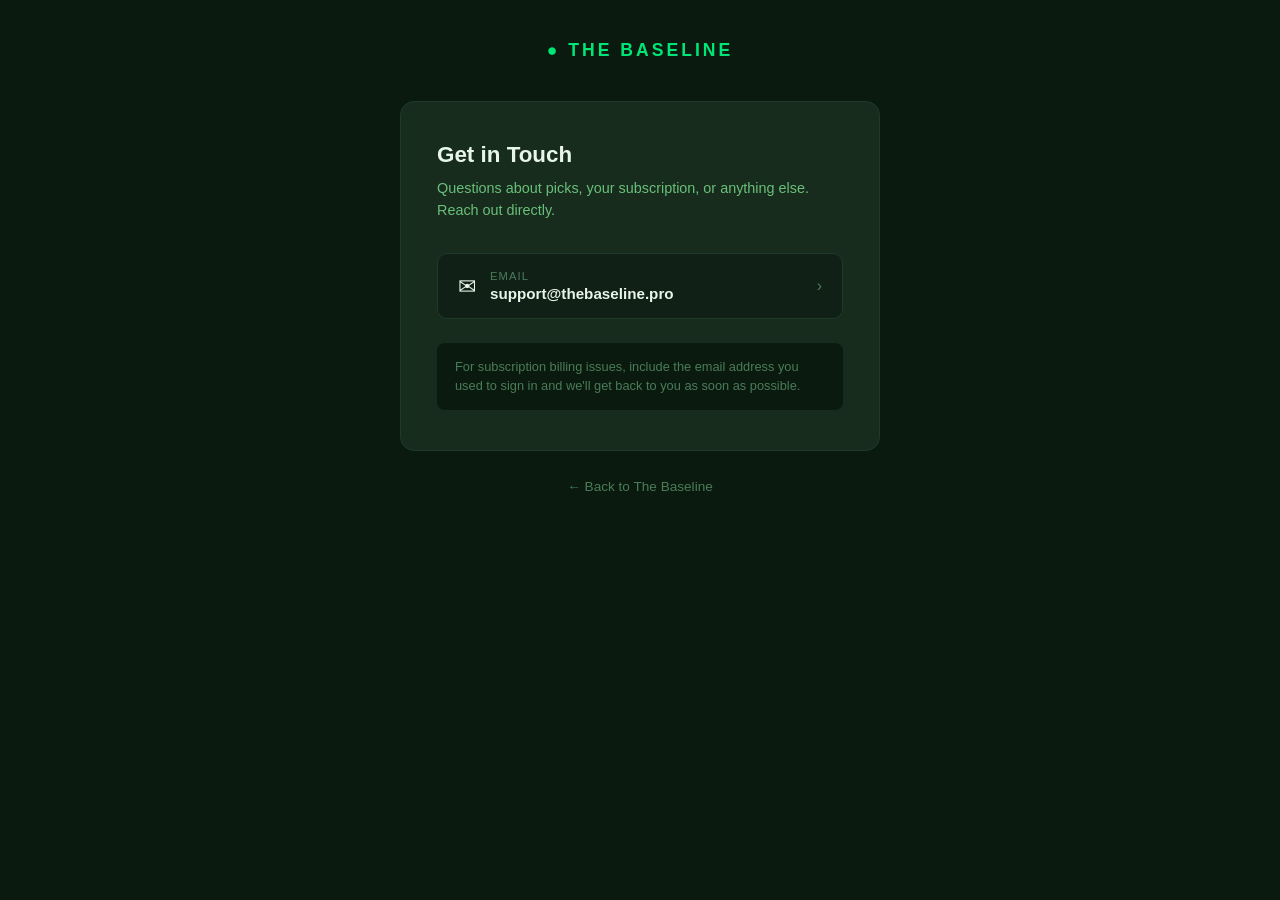
<file: contact.html>
<!DOCTYPE html>
<html lang="en">
<head>
  <meta charset="UTF-8">
  <meta name="viewport" content="width=device-width, initial-scale=1.0">
  <title>Contact | The Baseline</title>
  <style>
    *, *::before, *::after { box-sizing: border-box; margin: 0; padding: 0; }
    body {
      font-family: -apple-system, BlinkMacSystemFont, 'Segoe UI', Roboto, sans-serif;
      background: #0a1a0e;
      color: #e8f5e9;
      min-height: 100vh;
      display: flex;
      flex-direction: column;
      align-items: center;
      padding: 40px 20px;
    }
    .brand {
      color: #00e676;
      font-size: 1.1rem;
      font-weight: 900;
      letter-spacing: 3px;
      text-decoration: none;
      margin-bottom: 40px;
      display: block;
    }
    .card {
      background: #172c1c;
      border: 1px solid #1f3a28;
      border-radius: 14px;
      padding: 40px 36px;
      max-width: 480px;
      width: 100%;
    }
    h1 {
      font-size: 1.4rem;
      font-weight: 800;
      margin-bottom: 10px;
      color: #e8f5e9;
    }
    .sub {
      color: #6abf7b;
      font-size: .9rem;
      margin-bottom: 32px;
      line-height: 1.5;
    }
    .contact-row {
      display: flex;
      align-items: center;
      gap: 14px;
      background: #112016;
      border: 1px solid #1f3a28;
      border-radius: 10px;
      padding: 16px 20px;
      margin-bottom: 14px;
      text-decoration: none;
      color: inherit;
      transition: border-color .15s, background .15s;
    }
    .contact-row:hover { border-color: #00e676; background: #0f2215; }
    .contact-row:last-child { margin-bottom: 0; }
    .cr-icon { font-size: 1.4rem; flex-shrink: 0; }
    .cr-body { flex: 1; }
    .cr-label { font-size: .7rem; letter-spacing: .1em; text-transform: uppercase; color: #4a7c59; margin-bottom: 3px; }
    .cr-value { font-size: .95rem; font-weight: 600; color: #e8f5e9; }
    .cr-arrow { color: #4a7c59; font-size: 1rem; }
    .back {
      margin-top: 28px;
      color: #4a7c59;
      font-size: .85rem;
      text-decoration: none;
    }
    .back:hover { color: #00e676; }
    .note {
      margin-top: 24px;
      padding: 14px 18px;
      background: #0a1a0e;
      border-radius: 8px;
      font-size: .8rem;
      color: #4a7c59;
      line-height: 1.5;
    }
  </style>
</head>
<body>

  <a href="/" class="brand">&#9679; THE BASELINE</a>

  <div class="card">
    <h1>Get in Touch</h1>
    <p class="sub">Questions about picks, your subscription, or anything else. Reach out directly.</p>

    <a href="mailto:support@thebaseline.pro?subject=The Baseline - Support" class="contact-row">
      <span class="cr-icon">&#9993;</span>
      <div class="cr-body">
        <div class="cr-label">Email</div>
        <div class="cr-value">support@thebaseline.pro</div>
      </div>
      <span class="cr-arrow">&#8250;</span>
    </a>

    <div class="note">
      For subscription billing issues, include the email address you used to sign in and we'll get back to you as soon as possible.
    </div>
  </div>

  <a href="/" class="back">&#8592; Back to The Baseline</a>

</body>
</html>
</file>
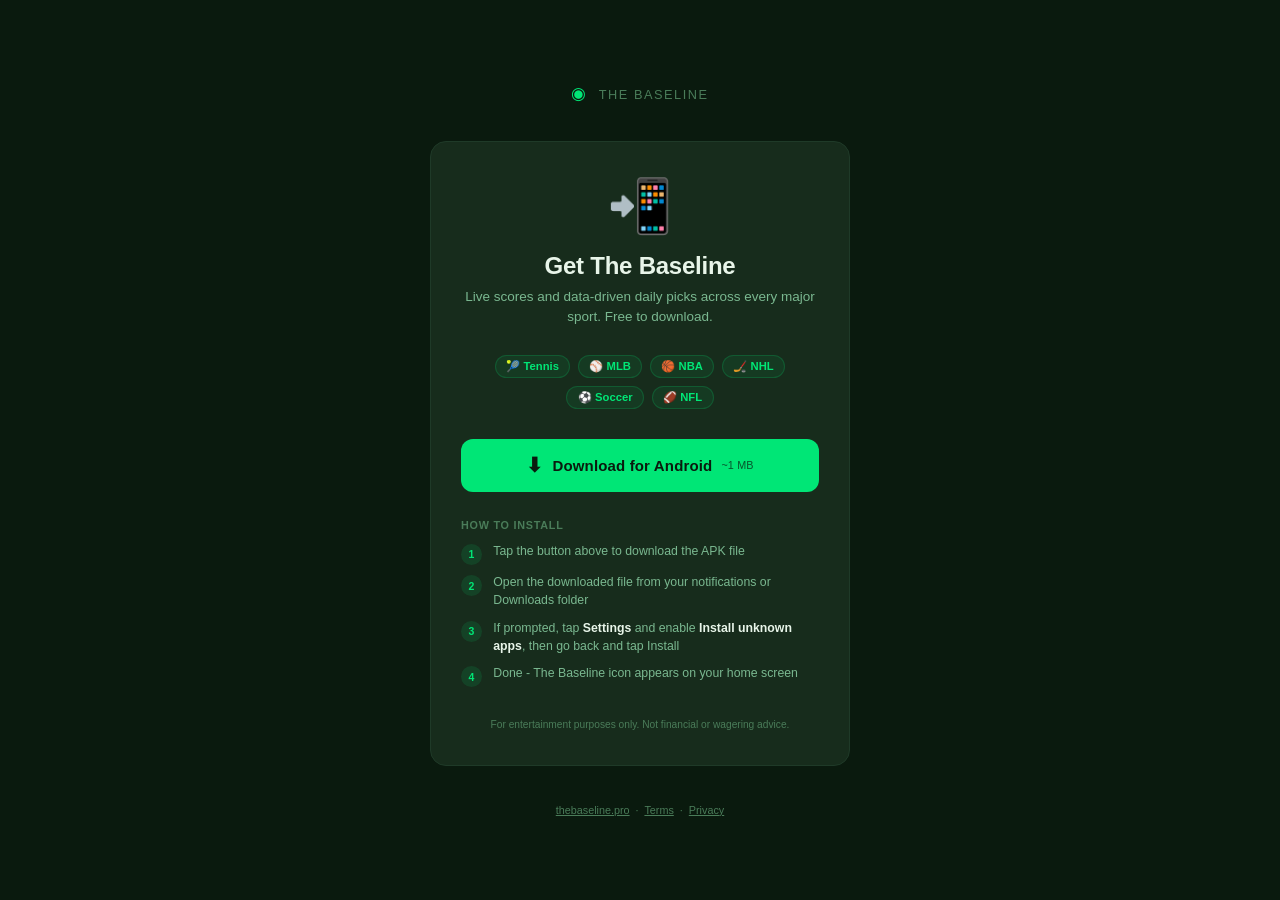
<file: download.html>
<!DOCTYPE html>
<html lang="en">
<head>
  <meta charset="UTF-8">
  <meta name="viewport" content="width=device-width, initial-scale=1.0">
  <title>Download The Baseline - Android App</title>
  <meta name="description" content="Get The Baseline on Android. Live scores and daily picks across tennis, MLB, NBA, NHL, soccer and more.">
  <link rel="icon" type="image/svg+xml" href="favicon.svg">
  <meta name="theme-color" content="#0a1a0e">
  <style>
    :root {
      --bg: #0a1a0e;
      --bg-2: #112016;
      --card: #172c1c;
      --border: #1f3a28;
      --accent: #00e676;
      --text: #e8f5e9;
      --muted: #4a7c59;
    }
    *, *::before, *::after { box-sizing: border-box; margin: 0; padding: 0; }
    html { font-size: 15px; }
    body {
      font-family: -apple-system, BlinkMacSystemFont, 'Segoe UI', Roboto, sans-serif;
      background: var(--bg);
      color: var(--text);
      min-height: 100vh;
      display: flex;
      flex-direction: column;
      align-items: center;
      justify-content: center;
      padding: 2rem 1rem;
    }

    .brand {
      font-size: .85rem;
      letter-spacing: .12em;
      color: var(--muted);
      margin-bottom: 2.5rem;
      text-transform: uppercase;
    }
    .brand span { color: var(--accent); font-size: 1.1rem; margin-right: .4rem; }

    .card {
      background: var(--card);
      border: 1px solid var(--border);
      border-radius: 16px;
      padding: 2.2rem 2rem;
      max-width: 420px;
      width: 100%;
      text-align: center;
    }

    .icon { font-size: 3.5rem; margin-bottom: 1rem; }

    h1 {
      font-size: 1.6rem;
      font-weight: 800;
      color: var(--text);
      margin-bottom: .5rem;
      letter-spacing: -.01em;
    }

    .tagline {
      font-size: .9rem;
      color: #7ab890;
      margin-bottom: 1.8rem;
      line-height: 1.5;
    }

    .sports-row {
      display: flex;
      justify-content: center;
      gap: .5rem;
      flex-wrap: wrap;
      margin-bottom: 2rem;
    }
    .sport-pill {
      background: rgba(0,230,118,.08);
      border: 1px solid rgba(0,230,118,.18);
      border-radius: 20px;
      padding: .28rem .7rem;
      font-size: .75rem;
      color: var(--accent);
      font-weight: 600;
    }

    .dl-btn {
      display: flex;
      align-items: center;
      justify-content: center;
      gap: .6rem;
      background: var(--accent);
      color: #0a1a0e;
      font-size: 1rem;
      font-weight: 800;
      border: none;
      border-radius: 12px;
      padding: 1rem 1.5rem;
      width: 100%;
      cursor: pointer;
      text-decoration: none;
      letter-spacing: .01em;
      transition: filter .18s, transform .15s;
    }
    .dl-btn:hover { filter: brightness(1.1); transform: translateY(-1px); }
    .dl-btn .dl-icon { font-size: 1.3rem; }

    .dl-size { font-size: .72rem; font-weight: 500; opacity: .7; }

    .steps {
      margin-top: 1.8rem;
      text-align: left;
    }
    .steps-title {
      font-size: .72rem;
      font-weight: 700;
      letter-spacing: .07em;
      text-transform: uppercase;
      color: var(--muted);
      margin-bottom: .8rem;
    }
    .step {
      display: flex;
      gap: .75rem;
      align-items: flex-start;
      margin-bottom: .65rem;
    }
    .step-num {
      background: rgba(0,230,118,.12);
      color: var(--accent);
      font-size: .7rem;
      font-weight: 800;
      width: 1.4rem;
      height: 1.4rem;
      border-radius: 50%;
      display: flex;
      align-items: center;
      justify-content: center;
      flex-shrink: 0;
      margin-top: .05rem;
    }
    .step-text {
      font-size: .82rem;
      color: #7ab890;
      line-height: 1.45;
    }
    .step-text strong { color: var(--text); }

    .disclaimer {
      margin-top: 2rem;
      font-size: .68rem;
      color: var(--muted);
      line-height: 1.5;
    }

    .footer {
      margin-top: 2.5rem;
      font-size: .72rem;
      color: var(--muted);
    }
    .footer a { color: var(--muted); text-decoration: underline; }
  </style>
</head>
<body>

  <div class="brand"><span>◉</span> THE BASELINE</div>

  <div class="card">
    <div class="icon">📲</div>
    <h1>Get The Baseline</h1>
    <p class="tagline">Live scores and data-driven daily picks across every major sport. Free to download.</p>

    <div class="sports-row">
      <span class="sport-pill">🎾 Tennis</span>
      <span class="sport-pill">⚾ MLB</span>
      <span class="sport-pill">🏀 NBA</span>
      <span class="sport-pill">🏒 NHL</span>
      <span class="sport-pill">⚽ Soccer</span>
      <span class="sport-pill">🏈 NFL</span>
    </div>

    <a class="dl-btn" href="https://xxbymjminigvhfetfvwe.supabase.co/storage/v1/object/public/downloads/Baseline.apk" download="Baseline.apk">
      <span class="dl-icon">⬇</span>
      Download for Android
      <span class="dl-size">~1 MB</span>
    </a>

    <div class="steps">
      <div class="steps-title">How to install</div>
      <div class="step">
        <div class="step-num">1</div>
        <div class="step-text">Tap the button above to download the APK file</div>
      </div>
      <div class="step">
        <div class="step-num">2</div>
        <div class="step-text">Open the downloaded file from your notifications or Downloads folder</div>
      </div>
      <div class="step">
        <div class="step-num">3</div>
        <div class="step-text">If prompted, tap <strong>Settings</strong> and enable <strong>Install unknown apps</strong>, then go back and tap Install</div>
      </div>
      <div class="step">
        <div class="step-num">4</div>
        <div class="step-text">Done - The Baseline icon appears on your home screen</div>
      </div>
    </div>

    <p class="disclaimer">For entertainment purposes only. Not financial or wagering advice.</p>
  </div>

  <div class="footer">
    <a href="/">thebaseline.pro</a> &nbsp;&middot;&nbsp;
    <a href="terms.html">Terms</a> &nbsp;&middot;&nbsp;
    <a href="privacy.html">Privacy</a>
  </div>

</body>
</html>
</file>
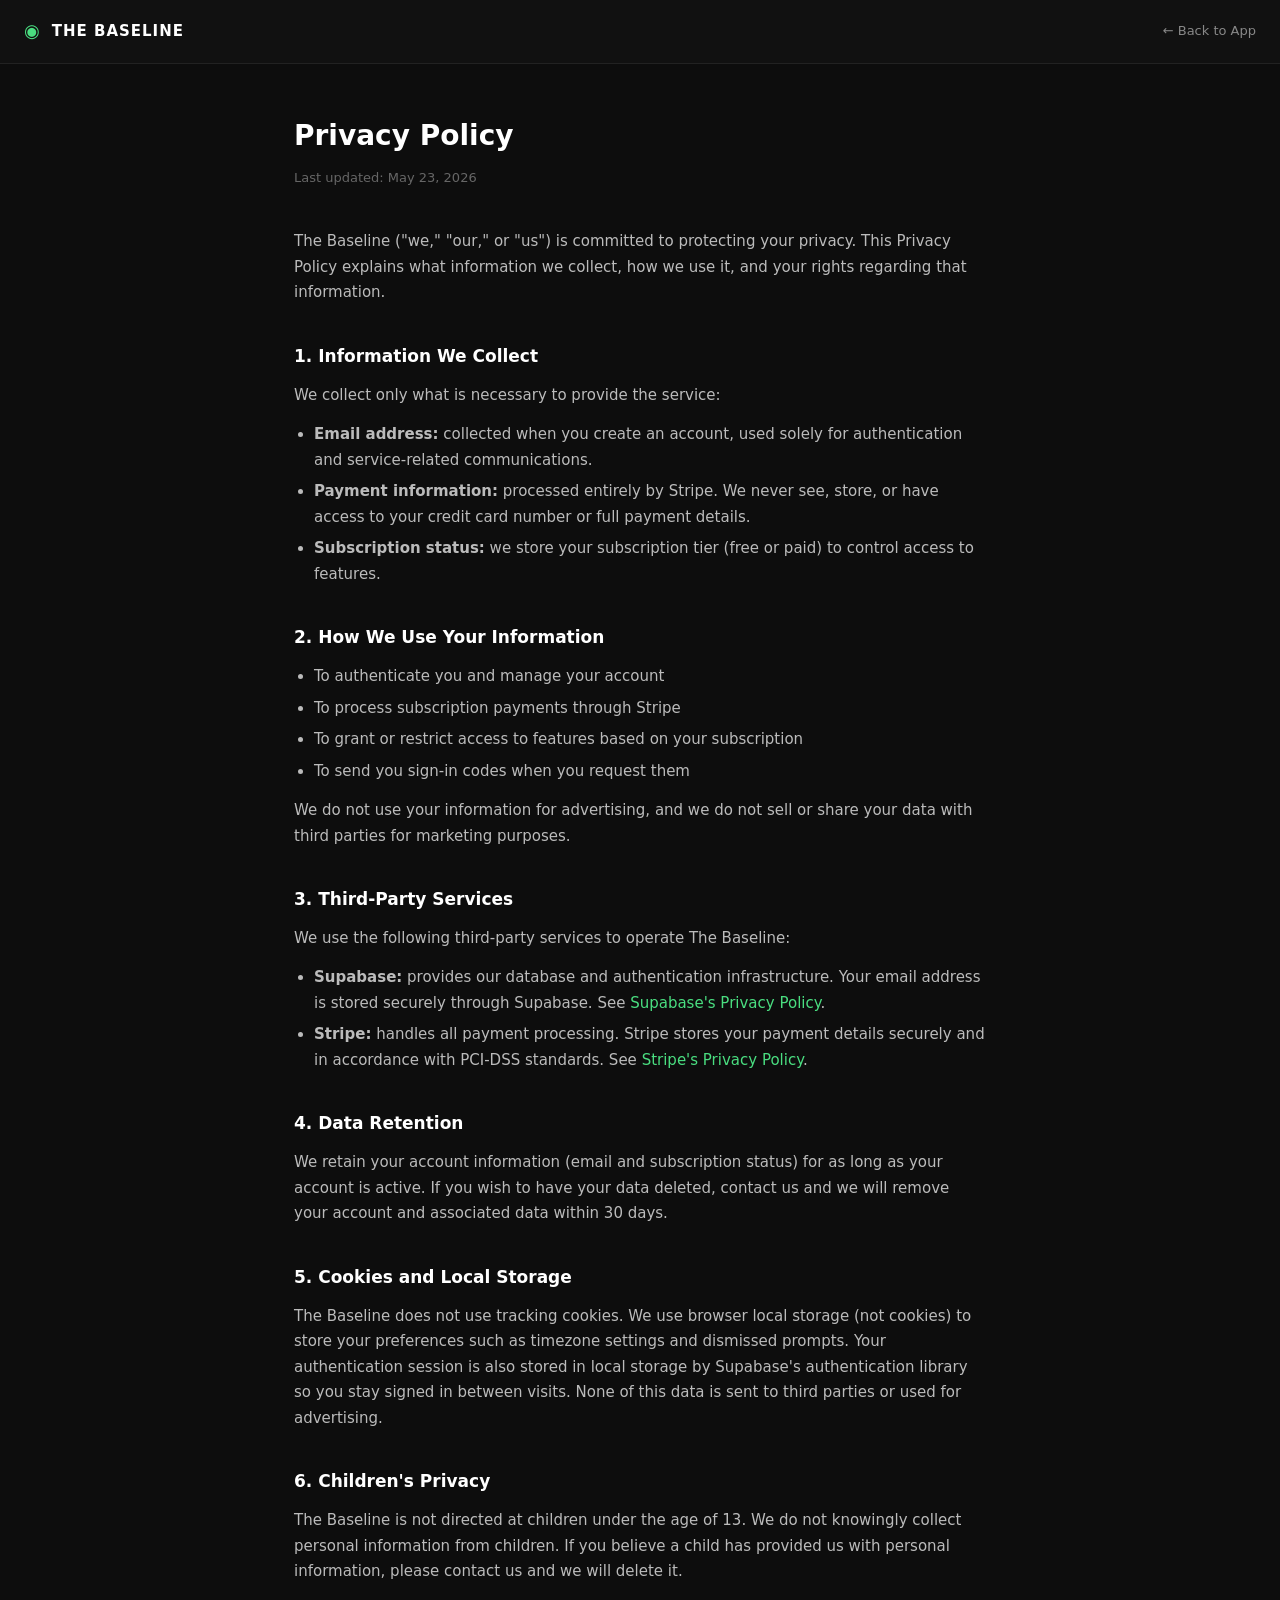
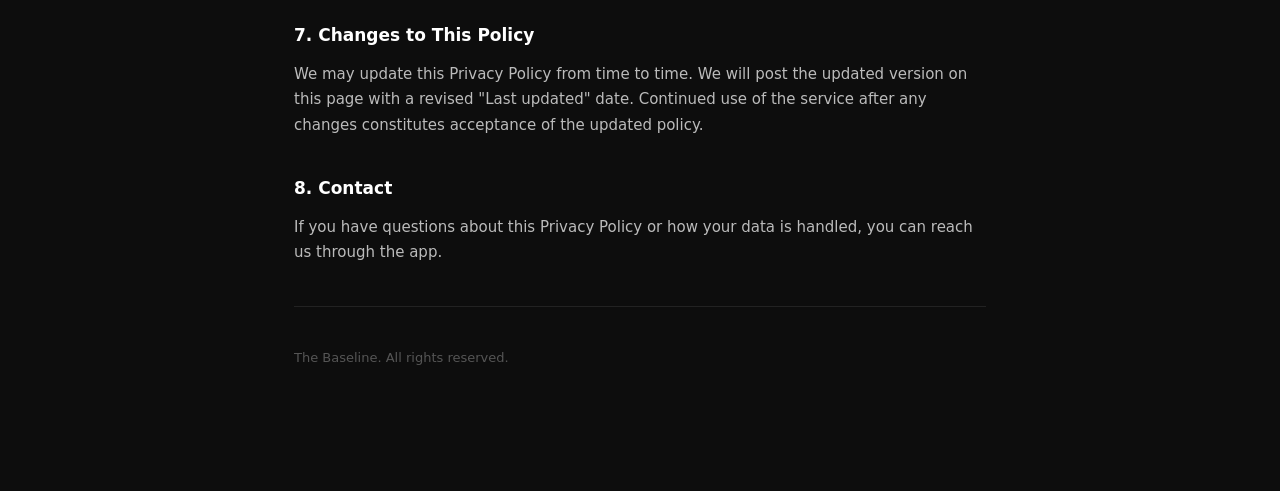
<file: privacy.html>
<!DOCTYPE html>
<html lang="en">
<head>
  <meta charset="UTF-8">
  <meta name="viewport" content="width=device-width, initial-scale=1.0">
  <title>Privacy Policy | The Baseline</title>
  <style>
    *, *::before, *::after { box-sizing: border-box; margin: 0; padding: 0; }
    body {
      background: #0d0d0d;
      color: #e0e0e0;
      font-family: 'Segoe UI', system-ui, sans-serif;
      font-size: 15px;
      line-height: 1.7;
      padding: 0 0 60px;
    }
    header {
      background: #111;
      border-bottom: 1px solid #222;
      padding: 16px 24px;
      display: flex;
      align-items: center;
      gap: 12px;
    }
    .brand { color: #fff; font-weight: 700; font-size: 15px; letter-spacing: 1px; }
    .brand-icon { color: #4ade80; font-size: 18px; }
    header a { color: #888; text-decoration: none; font-size: 13px; margin-left: auto; }
    header a:hover { color: #fff; }
    .container { max-width: 740px; margin: 0 auto; padding: 48px 24px; }
    h1 { font-size: 28px; font-weight: 700; color: #fff; margin-bottom: 8px; }
    .updated { color: #666; font-size: 13px; margin-bottom: 40px; }
    h2 { font-size: 17px; font-weight: 600; color: #fff; margin: 36px 0 12px; }
    p { color: #bbb; margin-bottom: 14px; }
    ul { color: #bbb; padding-left: 20px; margin-bottom: 14px; }
    li { margin-bottom: 6px; }
    a { color: #4ade80; text-decoration: none; }
    a:hover { text-decoration: underline; }
    hr { border: none; border-top: 1px solid #222; margin: 40px 0; }
  </style>
</head>
<body>

<header>
  <span class="brand-icon">◉</span>
  <span class="brand">THE BASELINE</span>
  <a href="index.html">← Back to App</a>
</header>

<div class="container">
  <h1>Privacy Policy</h1>
  <p class="updated">Last updated: May 23, 2026</p>

  <p>The Baseline ("we," "our," or "us") is committed to protecting your privacy. This Privacy Policy explains what information we collect, how we use it, and your rights regarding that information.</p>

  <h2>1. Information We Collect</h2>
  <p>We collect only what is necessary to provide the service:</p>
  <ul>
    <li><strong>Email address:</strong> collected when you create an account, used solely for authentication and service-related communications.</li>
    <li><strong>Payment information:</strong> processed entirely by Stripe. We never see, store, or have access to your credit card number or full payment details.</li>
    <li><strong>Subscription status:</strong> we store your subscription tier (free or paid) to control access to features.</li>
  </ul>

  <h2>2. How We Use Your Information</h2>
  <ul>
    <li>To authenticate you and manage your account</li>
    <li>To process subscription payments through Stripe</li>
    <li>To grant or restrict access to features based on your subscription</li>
    <li>To send you sign-in codes when you request them</li>
  </ul>
  <p>We do not use your information for advertising, and we do not sell or share your data with third parties for marketing purposes.</p>

  <h2>3. Third-Party Services</h2>
  <p>We use the following third-party services to operate The Baseline:</p>
  <ul>
    <li><strong>Supabase:</strong> provides our database and authentication infrastructure. Your email address is stored securely through Supabase. See <a href="https://supabase.com/privacy" target="_blank">Supabase's Privacy Policy</a>.</li>
    <li><strong>Stripe:</strong> handles all payment processing. Stripe stores your payment details securely and in accordance with PCI-DSS standards. See <a href="https://stripe.com/privacy" target="_blank">Stripe's Privacy Policy</a>.</li>
  </ul>

  <h2>4. Data Retention</h2>
  <p>We retain your account information (email and subscription status) for as long as your account is active. If you wish to have your data deleted, contact us and we will remove your account and associated data within 30 days.</p>

  <h2>5. Cookies and Local Storage</h2>
  <p>The Baseline does not use tracking cookies. We use browser local storage (not cookies) to store your preferences such as timezone settings and dismissed prompts. Your authentication session is also stored in local storage by Supabase's authentication library so you stay signed in between visits. None of this data is sent to third parties or used for advertising.</p>

  <h2>6. Children's Privacy</h2>
  <p>The Baseline is not directed at children under the age of 13. We do not knowingly collect personal information from children. If you believe a child has provided us with personal information, please contact us and we will delete it.</p>

  <h2>7. Changes to This Policy</h2>
  <p>We may update this Privacy Policy from time to time. We will post the updated version on this page with a revised "Last updated" date. Continued use of the service after any changes constitutes acceptance of the updated policy.</p>

  <h2>8. Contact</h2>
  <p>If you have questions about this Privacy Policy or how your data is handled, you can reach us through the app.</p>

  <hr>
  <p style="font-size:13px; color:#555;">The Baseline. All rights reserved.</p>
</div>

</body>
</html>
</file>
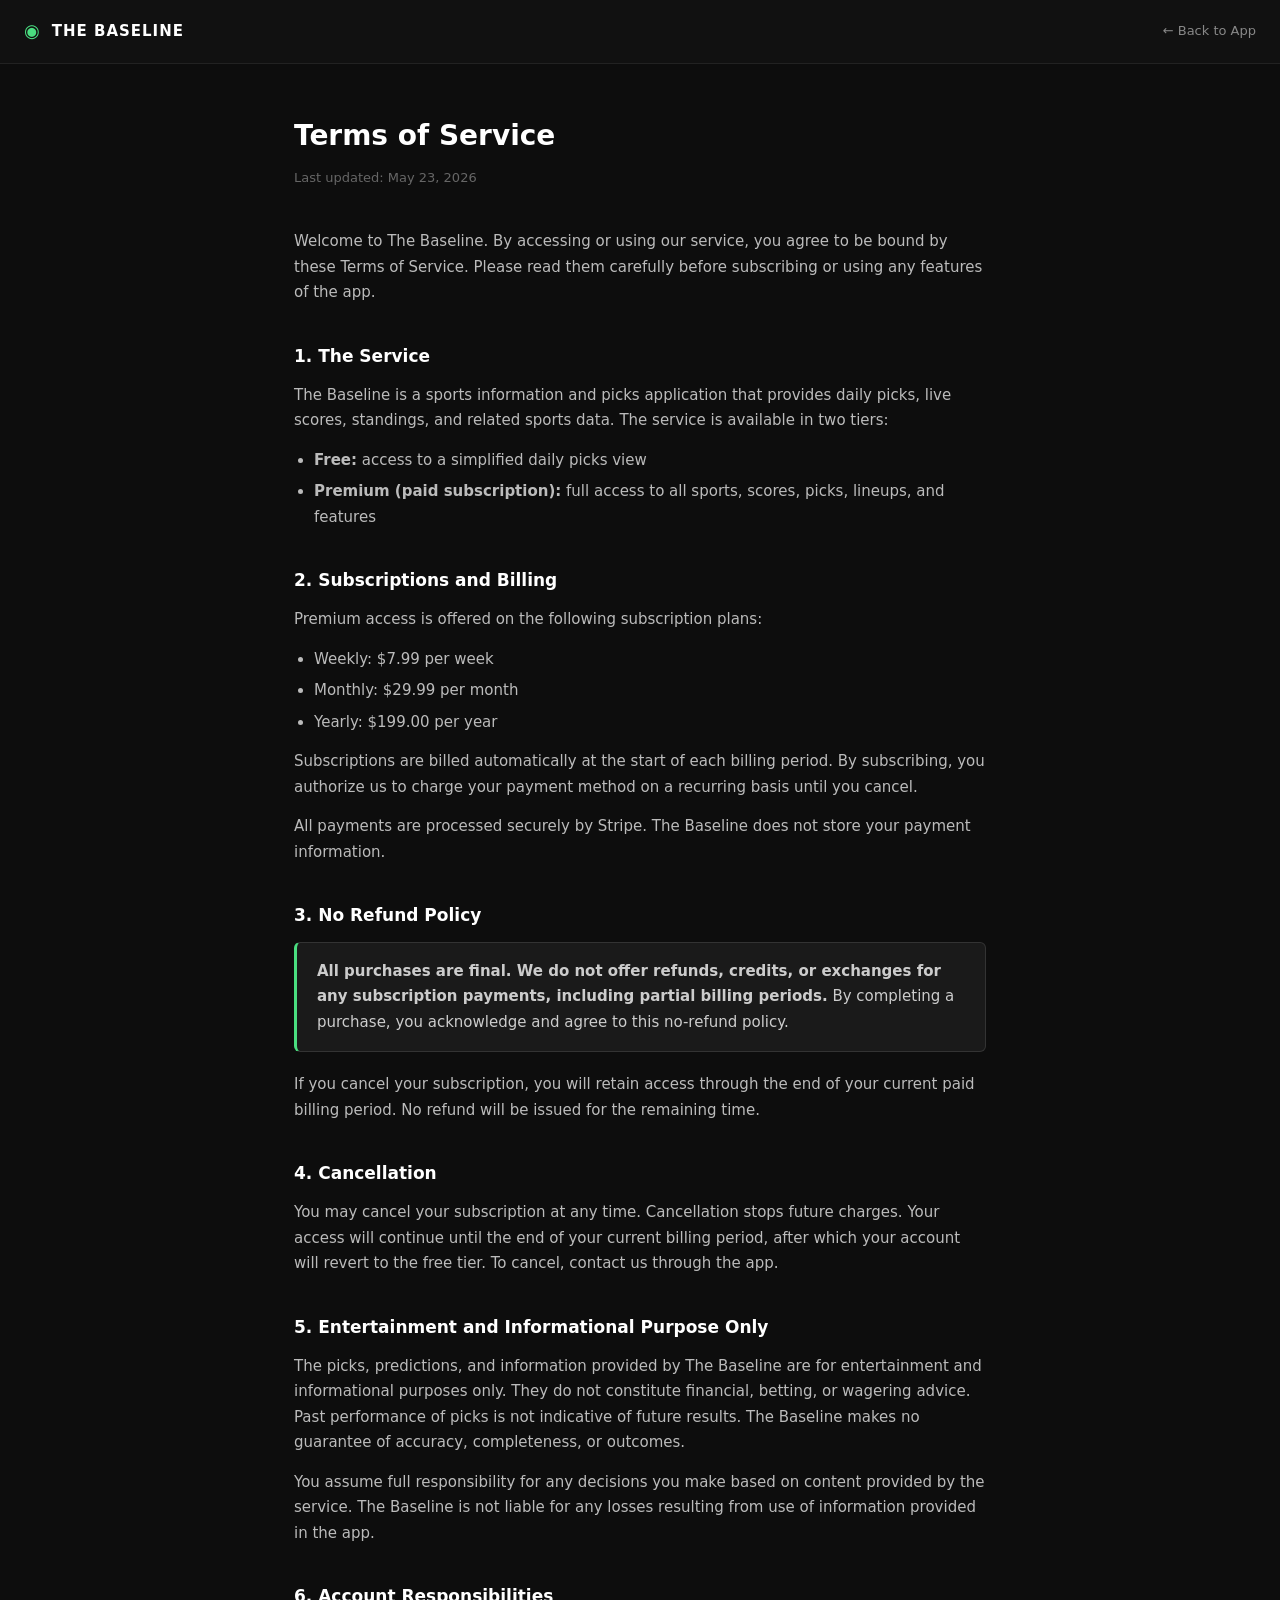
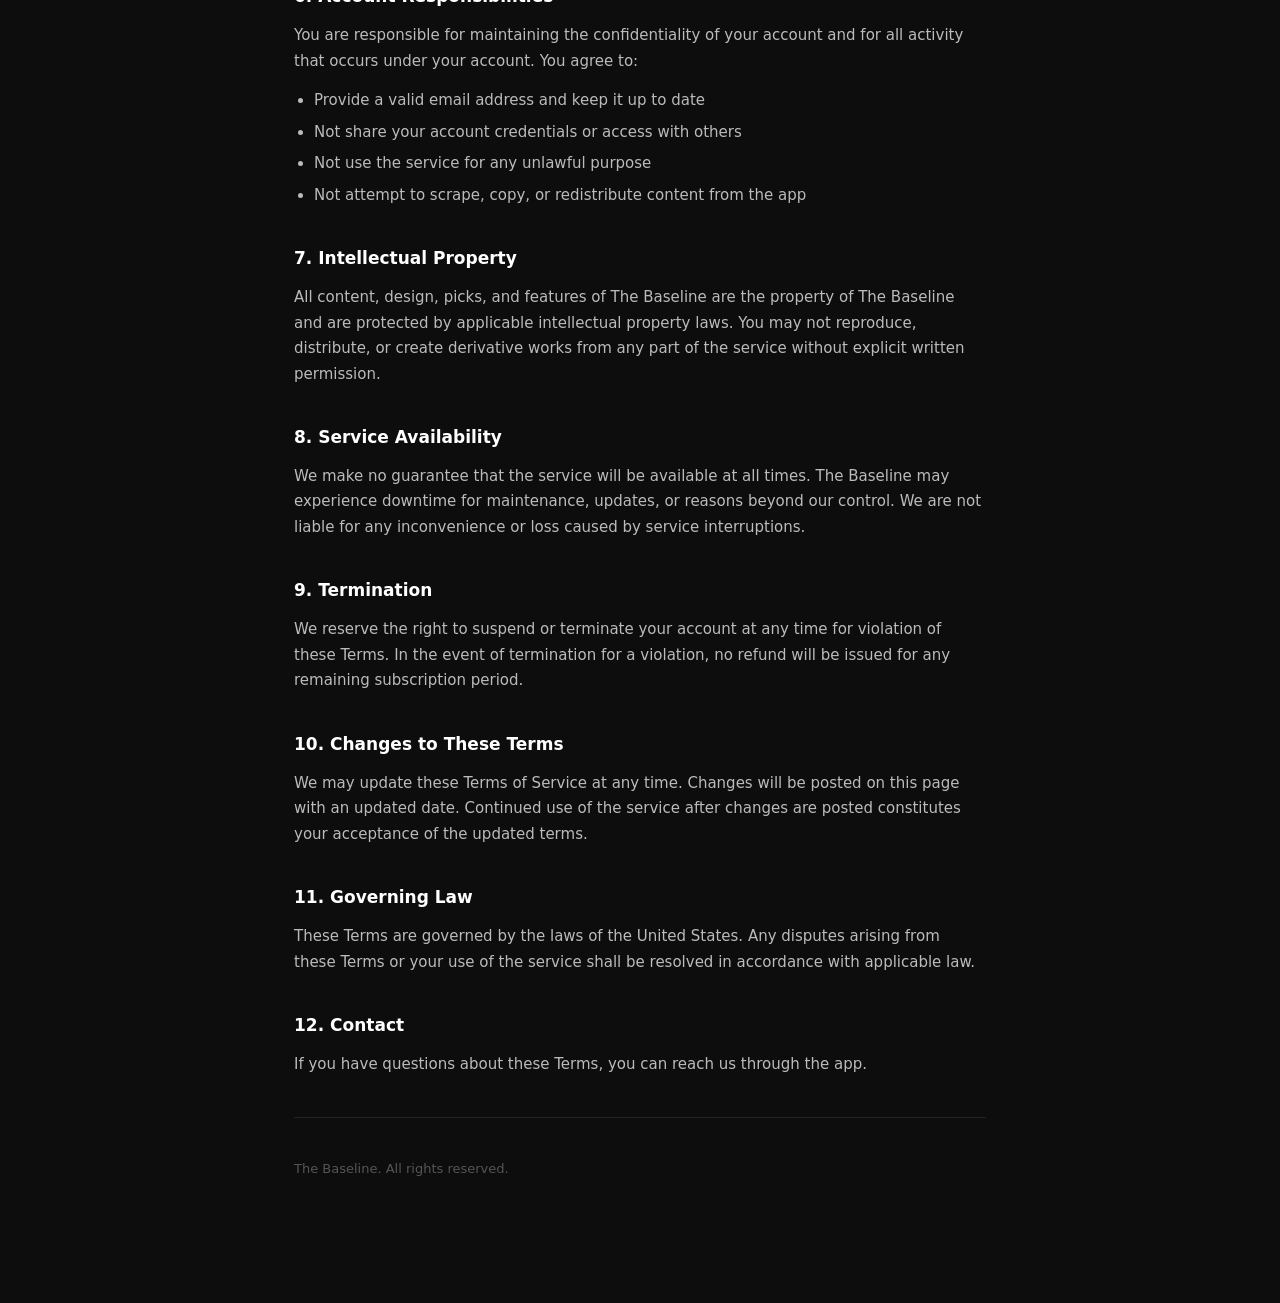
<file: terms.html>
<!DOCTYPE html>
<html lang="en">
<head>
  <meta charset="UTF-8">
  <meta name="viewport" content="width=device-width, initial-scale=1.0">
  <title>Terms of Service | The Baseline</title>
  <style>
    *, *::before, *::after { box-sizing: border-box; margin: 0; padding: 0; }
    body {
      background: #0d0d0d;
      color: #e0e0e0;
      font-family: 'Segoe UI', system-ui, sans-serif;
      font-size: 15px;
      line-height: 1.7;
      padding: 0 0 60px;
    }
    header {
      background: #111;
      border-bottom: 1px solid #222;
      padding: 16px 24px;
      display: flex;
      align-items: center;
      gap: 12px;
    }
    .brand { color: #fff; font-weight: 700; font-size: 15px; letter-spacing: 1px; }
    .brand-icon { color: #4ade80; font-size: 18px; }
    header a { color: #888; text-decoration: none; font-size: 13px; margin-left: auto; }
    header a:hover { color: #fff; }
    .container { max-width: 740px; margin: 0 auto; padding: 48px 24px; }
    h1 { font-size: 28px; font-weight: 700; color: #fff; margin-bottom: 8px; }
    .updated { color: #666; font-size: 13px; margin-bottom: 40px; }
    h2 { font-size: 17px; font-weight: 600; color: #fff; margin: 36px 0 12px; }
    p { color: #bbb; margin-bottom: 14px; }
    ul { color: #bbb; padding-left: 20px; margin-bottom: 14px; }
    li { margin-bottom: 6px; }
    a { color: #4ade80; text-decoration: none; }
    a:hover { text-decoration: underline; }
    .highlight-box {
      background: #1a1a1a;
      border: 1px solid #333;
      border-left: 3px solid #4ade80;
      padding: 16px 20px;
      border-radius: 6px;
      margin-bottom: 20px;
    }
    .highlight-box p { margin-bottom: 0; color: #ccc; }
    hr { border: none; border-top: 1px solid #222; margin: 40px 0; }
  </style>
</head>
<body>

<header>
  <span class="brand-icon">◉</span>
  <span class="brand">THE BASELINE</span>
  <a href="index.html">← Back to App</a>
</header>

<div class="container">
  <h1>Terms of Service</h1>
  <p class="updated">Last updated: May 23, 2026</p>

  <p>Welcome to The Baseline. By accessing or using our service, you agree to be bound by these Terms of Service. Please read them carefully before subscribing or using any features of the app.</p>

  <h2>1. The Service</h2>
  <p>The Baseline is a sports information and picks application that provides daily picks, live scores, standings, and related sports data. The service is available in two tiers:</p>
  <ul>
    <li><strong>Free:</strong> access to a simplified daily picks view</li>
    <li><strong>Premium (paid subscription):</strong> full access to all sports, scores, picks, lineups, and features</li>
  </ul>

  <h2>2. Subscriptions and Billing</h2>
  <p>Premium access is offered on the following subscription plans:</p>
  <ul>
    <li>Weekly: $7.99 per week</li>
    <li>Monthly: $29.99 per month</li>
    <li>Yearly: $199.00 per year</li>
  </ul>
  <p>Subscriptions are billed automatically at the start of each billing period. By subscribing, you authorize us to charge your payment method on a recurring basis until you cancel.</p>
  <p>All payments are processed securely by Stripe. The Baseline does not store your payment information.</p>

  <h2>3. No Refund Policy</h2>
  <div class="highlight-box">
    <p><strong>All purchases are final. We do not offer refunds, credits, or exchanges for any subscription payments, including partial billing periods.</strong> By completing a purchase, you acknowledge and agree to this no-refund policy.</p>
  </div>
  <p>If you cancel your subscription, you will retain access through the end of your current paid billing period. No refund will be issued for the remaining time.</p>

  <h2>4. Cancellation</h2>
  <p>You may cancel your subscription at any time. Cancellation stops future charges. Your access will continue until the end of your current billing period, after which your account will revert to the free tier. To cancel, contact us through the app.</p>

  <h2>5. Entertainment and Informational Purpose Only</h2>
  <p>The picks, predictions, and information provided by The Baseline are for entertainment and informational purposes only. They do not constitute financial, betting, or wagering advice. Past performance of picks is not indicative of future results. The Baseline makes no guarantee of accuracy, completeness, or outcomes.</p>
  <p>You assume full responsibility for any decisions you make based on content provided by the service. The Baseline is not liable for any losses resulting from use of information provided in the app.</p>

  <h2>6. Account Responsibilities</h2>
  <p>You are responsible for maintaining the confidentiality of your account and for all activity that occurs under your account. You agree to:</p>
  <ul>
    <li>Provide a valid email address and keep it up to date</li>
    <li>Not share your account credentials or access with others</li>
    <li>Not use the service for any unlawful purpose</li>
    <li>Not attempt to scrape, copy, or redistribute content from the app</li>
  </ul>

  <h2>7. Intellectual Property</h2>
  <p>All content, design, picks, and features of The Baseline are the property of The Baseline and are protected by applicable intellectual property laws. You may not reproduce, distribute, or create derivative works from any part of the service without explicit written permission.</p>

  <h2>8. Service Availability</h2>
  <p>We make no guarantee that the service will be available at all times. The Baseline may experience downtime for maintenance, updates, or reasons beyond our control. We are not liable for any inconvenience or loss caused by service interruptions.</p>

  <h2>9. Termination</h2>
  <p>We reserve the right to suspend or terminate your account at any time for violation of these Terms. In the event of termination for a violation, no refund will be issued for any remaining subscription period.</p>

  <h2>10. Changes to These Terms</h2>
  <p>We may update these Terms of Service at any time. Changes will be posted on this page with an updated date. Continued use of the service after changes are posted constitutes your acceptance of the updated terms.</p>

  <h2>11. Governing Law</h2>
  <p>These Terms are governed by the laws of the United States. Any disputes arising from these Terms or your use of the service shall be resolved in accordance with applicable law.</p>

  <h2>12. Contact</h2>
  <p>If you have questions about these Terms, you can reach us through the app.</p>

  <hr>
  <p style="font-size:13px; color:#555;">The Baseline. All rights reserved.</p>
</div>

</body>
</html>
</file>
